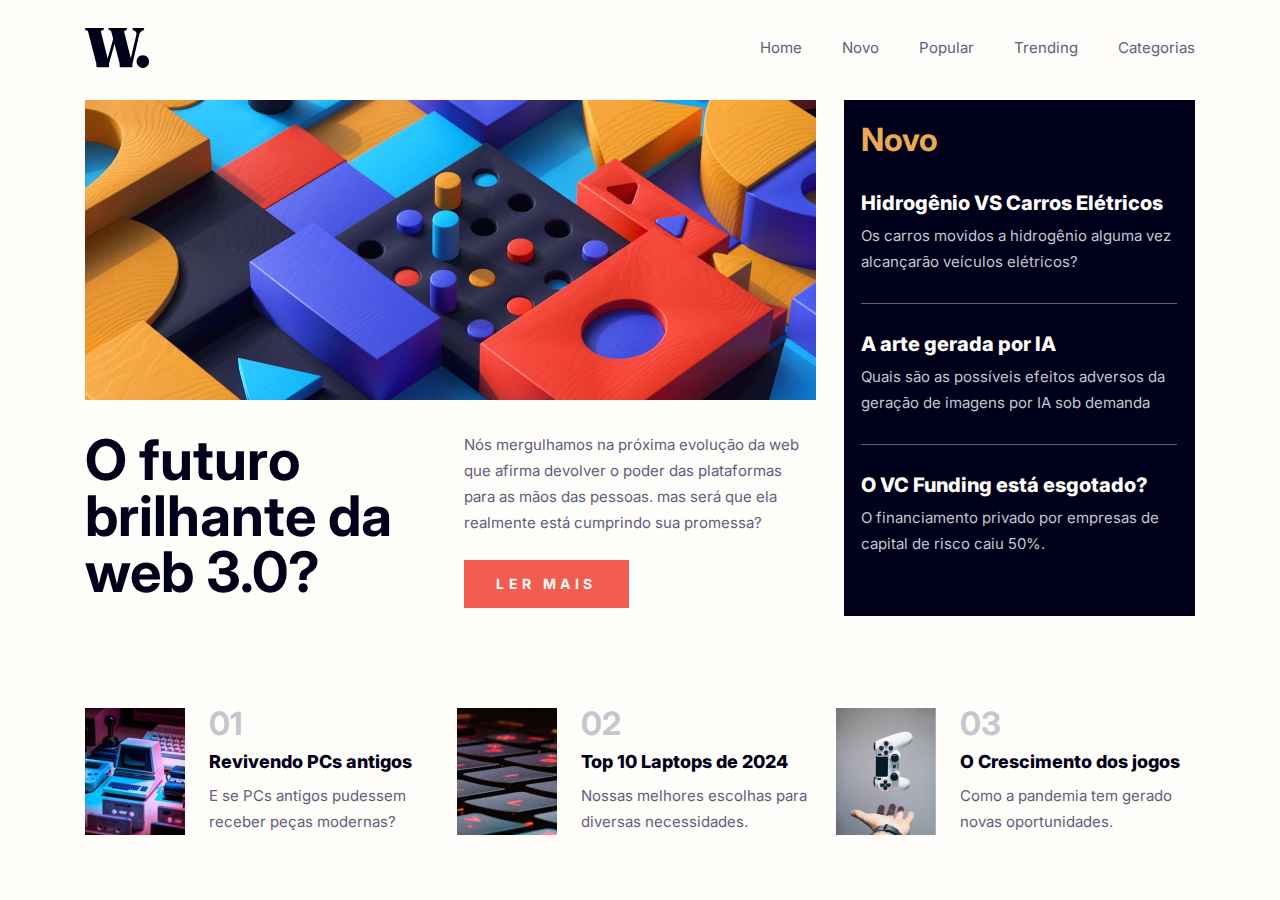
<file: FRONT END/Noticias/index.html>
<!DOCTYPE html>
<html lang="en">
<head>
    <meta charset="UTF-8">
    <meta name="viewport" content="width=device-width, initial-scale=1.0">

    <link rel="preconnect" href="https://fonts.googleapis.com">
    <link rel="preconnect" href="https://fonts.gstatic.com" crossorigin>
    <link href="https://fonts.googleapis.com/css2?family=Inter:wght@100..900&display=swap" rel="stylesheet">
    
    <link rel="stylesheet" href="style.css">
     <script src="./script.js" defer></script>
    <title>W. Notícias</title>
</head>
<body>
    <header >
        <img src="./noticias/assets/images/logo.svg" alt="Logo do site de notícias W.">

        <button>
            <img src="./noticias/assets/images/icon-menu.svg" alt="icone do menu hamburguer">
        </button>
        
        <nav class="mobile">
            <button>
                <img src="./noticias/assets/images/icon-menu-close.svg" alt="icone de x para fechar o menu">
            </button>

            <a href="#">Home</a>
            <a href="#">Novo</a>
            <a href="#">Popular</a>
            <a href="#">Trending</a>
            <a href="#">Categorias</a>
        </nav>
     
        <nav class="desktop">
            <a href="#">Home</a>
            <a href="#">Novo</a>
            <a href="#">Popular</a>
            <a href="#">Trending</a>
            <a href="#">Categorias</a>
        </nav>
    </header>

    <main>
        <section class="primeira-secao">
            <picture>
                <source media="(min-width: 700px)" srcset="./noticias/assets/images/image-web-3-desktop.jpg">
                <img src="./noticias/assets/images/image-web-3-mobile.jpg" alt="ícone de puzzle colorido">
            </picture>
            
            <h1>O futuro brilhante da web 3.0?</h1>
            <div>
                <p>Nós mergulhamos na próxima evolução da web que afirma devolver o poder das plataformas para as mãos das pessoas. mas será que ela realmente está cumprindo sua promessa?</p>
                <button>Ler mais</button>
            </div>
        </section>

        <section class="segunda-secao">
            <h2>Novo</h2>

            <div class="margin-border-padding">
                <h3>Hidrogênio VS Carros Elétricos</h3>
                <p>Os carros movidos a hidrogênio alguma vez alcançarão veículos elétricos?</p>
            </div>
            <div class="margin-border-padding">
                <h3>A arte gerada por IA</h3>
                <p>Quais são as possíveis efeitos adversos da geração de imagens por IA sob demanda</p>
            </div>
            <div>
                <h3>O VC Funding está esgotado?</h3>
                <p>O financiamento privado por empresas de capital de risco caiu 50%.</p>
            </div>
        </section>

        <section class="terceira-secao">
            <div>
                <img src="./noticias/assets/images/image-retro-pcs.jpg" alt="imagens de computadores antigos">
                <div>
                    <strong>01</strong>
                    <a href="#">
                        <h2>Revivendo PCs antigos</h2>
                    </a>

                    <p>E se PCs antigos pudessem receber peças modernas?</p>
                </div>
            </div>

            <div>
                <img src="./noticias/assets/images/image-top-laptops.jpg" alt="imagem de laptop">
                <div>
                    <strong>02</strong>
                    <a href="#">
                        <h2>Top 10 Laptops de 2024</h2>
                    </a>
                    <p>Nossas melhores escolhas para diversas necessidades.</p>
                </div>
            </div>

            <div>
                <img src="./noticias/assets/images/image-gaming-growth.jpg" alt="imagem de controle de video game ">
                <div>
                    <strong>03</strong>
                    <a href="#">
                        <h2>O Crescimento dos jogos</h2>
                    </a>
                    <p>Como a pandemia tem gerado novas oportunidades.</p>
                </div>
            </div>
        </section>
    </main>
</body>
</html>
</file>
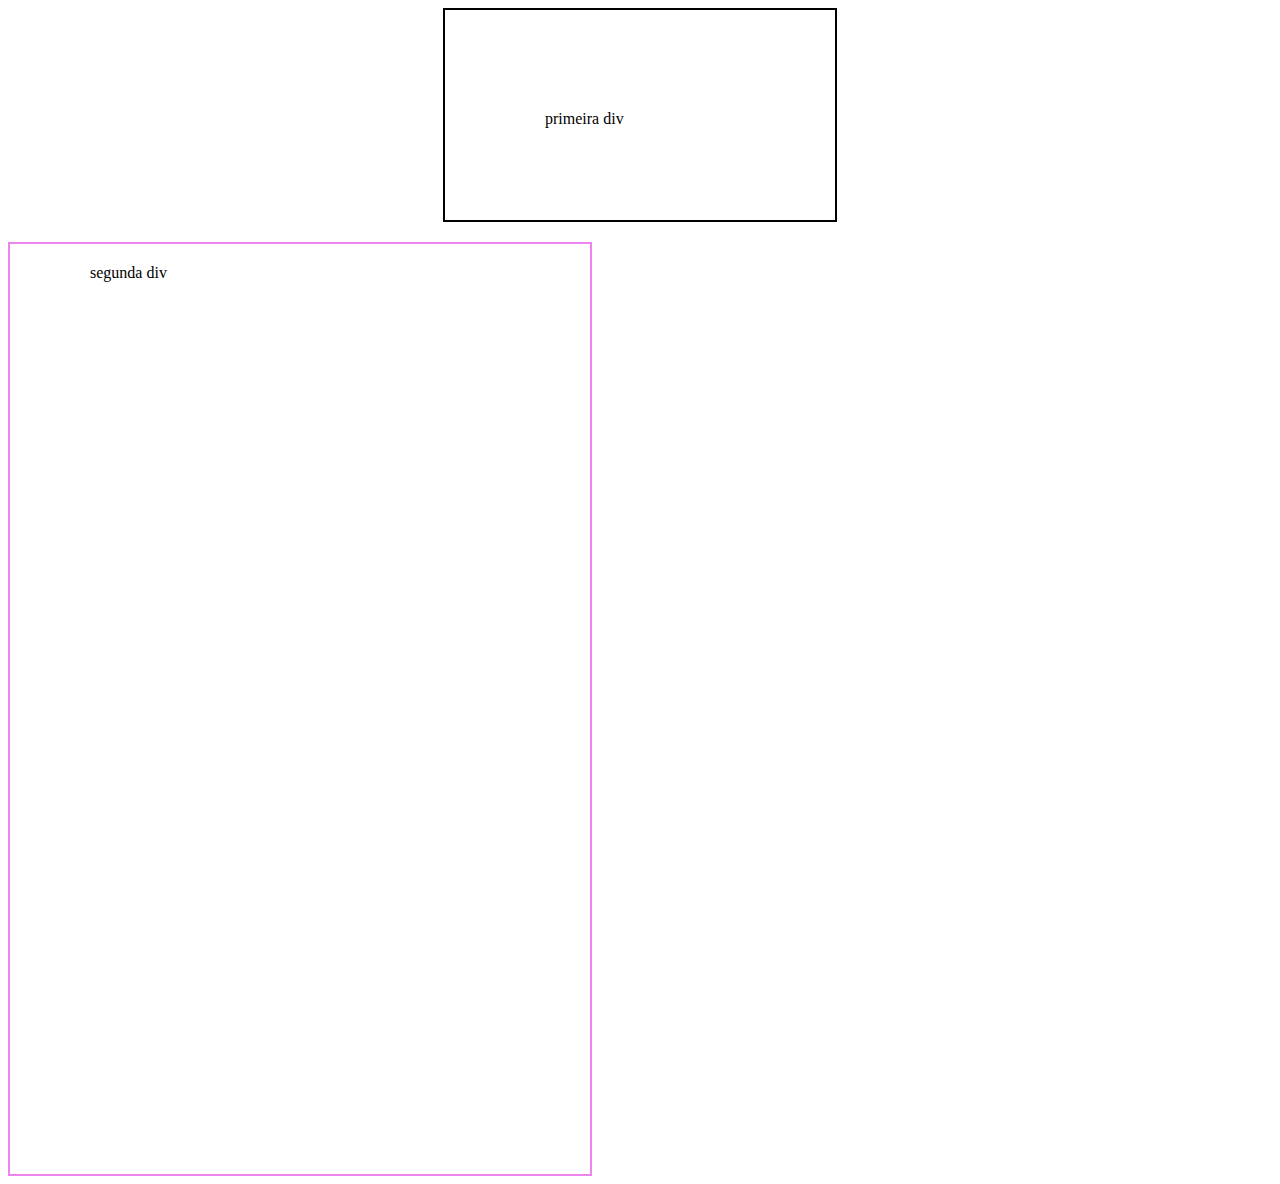
<file: FRONT END/Sala/30 de Abril/index.html>
<!DOCTYPE html>
<html lang="en">
<head>
    <meta charset="UTF-8">
    <meta http-equiv="X-UA-Compatible" content="IE=edge">
    <meta name="viewport" content="width=device-width, initial-scale=1.0">
    <title>Box Model</title>
    <link rel="stylesheet" href="style.css">
    
</head>
<body>
    <div class="primeira">
        primeira div
    </div>
    <div class="segunda">
        segunda div
    </div>
</body>
</html>
</file>
<file: FRONT END/Noticias/style.css>
* {
    margin: 0;
    padding: 0;
    box-sizing: border-box;
    font-family: "inter", sans-serif;
    -webkit-font-smoothing: antialiased;
}

:root {
    --almost-white: #fffdfa;
    --dark-blue: #00001A;
    --gunmetal: #5E607A;
    --vermillion: #F15d51;
    --yellow: #E9AA52;
    --silver: #C5C6CE;
}

body{
    padding: 1.75rem 1rem;
    background-color: var(--almost-white);
}

body.menu-open::before {
    content: "";
    position: fixed;
    height: 100vh;
    width: 100%;
    background-color: rgba(0, 0, 26, 0.5);
    top: 0;
    left: 0;
}

header {
    display: flex;
    justify-content: space-between;
    align-items: center;
    margin-bottom: 2rem;

    max-width: 1110px;
    margin-inline: auto;
}

header button {
    border: none;
    background: none;
    width: fit-content;
    cursor: pointer;    
}

header nav.mobile {
    position: fixed;
    background-color: var(--almost-white);
    right: -16rem;
    top: 0;
    height: 100vh;
    width: 16rem;
    z-index: 999;

    display: flex;
    flex-direction: column;
    padding: 1.5rem;
    gap: 1.5rem;

    transition: 0.7s;
}

header nav.mobile.abrir {
    right: 0;
}

header nav button {
    align-self: flex-end;
    margin-bottom: 4rem;
}

header .mobile  a {
    text-decoration: none;
    color: var(--dark-blue);
    font-size: 1.125rem;
    line-height: 1.5rem;
}

header .desktop {
    display: none;
}

main {
    max-width: 1110px;
    margin-inline: auto;
}

.primeira-secao {
    margin-bottom: 4rem;
}

.primeira-secao img {
    width: 100%;
    margin-bottom: 1.5rem;
}

.primeira-secao h1 {
    font-size: 2.5rem;
    line-height: 100%;
    color: var(--dark-blue);
    margin-bottom: 1rem;
}

.primeira-secao p {
    font-size: 0.9375rem;
    line-height: 1.625rem;
    color: var(--gunmetal);
    margin-bottom: 1.5rem;
}

.primeira-secao button {
    padding: 0.75rem 2rem;
    background-color: var(--vermillion);
    border: none;
    text-transform: uppercase;
    color: var(--almost-white);
    font-weight: 700;
    font-size: 0.875rem;
    letter-spacing: 0.275rem;
    line-height: 1.5rem;
}

.segunda-secao {
    background-color: var(--dark-blue);
    margin-bottom: 4rem;
    padding: 1.5rem 1.1rem;
}

.margin-border-padding {
    border-bottom: 1px solid var(--gunmetal);
    margin-bottom: 1.75rem;
    padding-bottom: 1.75rem;
}

.segunda-secao h2 {
    color: var(--yellow);
    font-size: 2rem;
    line-height: 100%;
    margin-bottom: 2.2rem;
}

.segunda-secao h3 {
    color: var(--almost-white);
    font-size: 1.25rem;
    line-height: 1.5rem;
    font-weight: 800;
    margin-bottom: 0.5rem;
}

.segunda-secao p {
    color: var(--silver);
    font-size: 0.9375rem;
    line-height: 1.625rem;
}

.terceira-secao > div {
    display: flex;
    align-items: center;
    gap: 1.5rem;
    margin-bottom: 2rem;
}

.terceira-secao img {
    max-width: 6.25rem;
}

.terceira-secao strong {
    color: var(--silver);
    font-size: 2rem;
    line-height: 100%;
}

.terceira-secao h2 {
    color: var(--dark-blue);
    font-size: 1.125rem;
    font-weight: 800;
    line-height: 1.5rem;
    margin-block:   0.6rem;
}

.terceira-secao a {
    text-decoration: none;
}

.terceira-secao p {
    font-size: 0.9375rem;
    line-height: 1.625rem;
    color: var(--gunmetal);
}

@media(min-width: 1110px) {
header > button {
        display: none;
    }

    header .desktop {
        display: flex;
        gap: 2.5rem;
    }

    header .desktop a {
        font-size: 0.9375rem;
        line-height: 1.625rem;
        text-decoration: none;
        color: var(--gunmetal);
    }

    header .desktop a:hover {
        color: var(--vermillion);
    }

main {
    display: grid;
    grid-template-columns: 1fr 1fr 1fr;
    gap: 1.75rem;
}

.primeira-secao {
    grid-column: 1 /3;

    display: grid;
    grid-template-columns: 1fr 1fr;
    gap: 1.75rem;
}

.primeira-secao picture {
    grid-column: 1 /3;
}

.primeira-secao img {
    margin: 0;
}

.primeira-secao h1 {
    font-size: 3.5rem;
}

.primeira-secao button:hover {
    background-color: var(--dark-blue);
    cursor: pointer;
}

.primeira-secao h2 {
    font-size: 2.5rem;
}

.terceira-secao {
    display: flex;
    grid-column: 1 / 4;
}

.terceira-secao h2:hover {
    color: var(--vermillion);
}


}
</file>
<file: FRONT END/Sala/30 de Abril/style.css>
/*
    BOX MODEL
    *BORDEL✔
    *width => Largura
    height => Altura

*/

.primeira {
/* Borda => largura ,estilo, cor */
    /* Largura da borda */
    border-width: 2px;
    /* estilo da borda */
    border-style: solid;
    /* cor da borda */
    border-color: black;

     /* Largura da borda */
    width: 190px;
    /* Altura */
    height: 10px;
    /* Preencha todos os lados */
    padding: 100px;
    /* Margin => espaço para elemento */
    margin-bottom: 20px;
    margin-inline: auto;
}
.segunda{

    /* Shothand Border */
    /* Shothand => vários valores para a mesma propriedade */
    border: 2px solid violet;

     /* Largura  */
     width: 420px;
     /* Altura */
     height: 100px;
     /* Preencha todos os lados */
     padding: 20px 80px 810px;
    /* Margin => espaço para elemento */
    margin-top: 5px;
}
</file>
